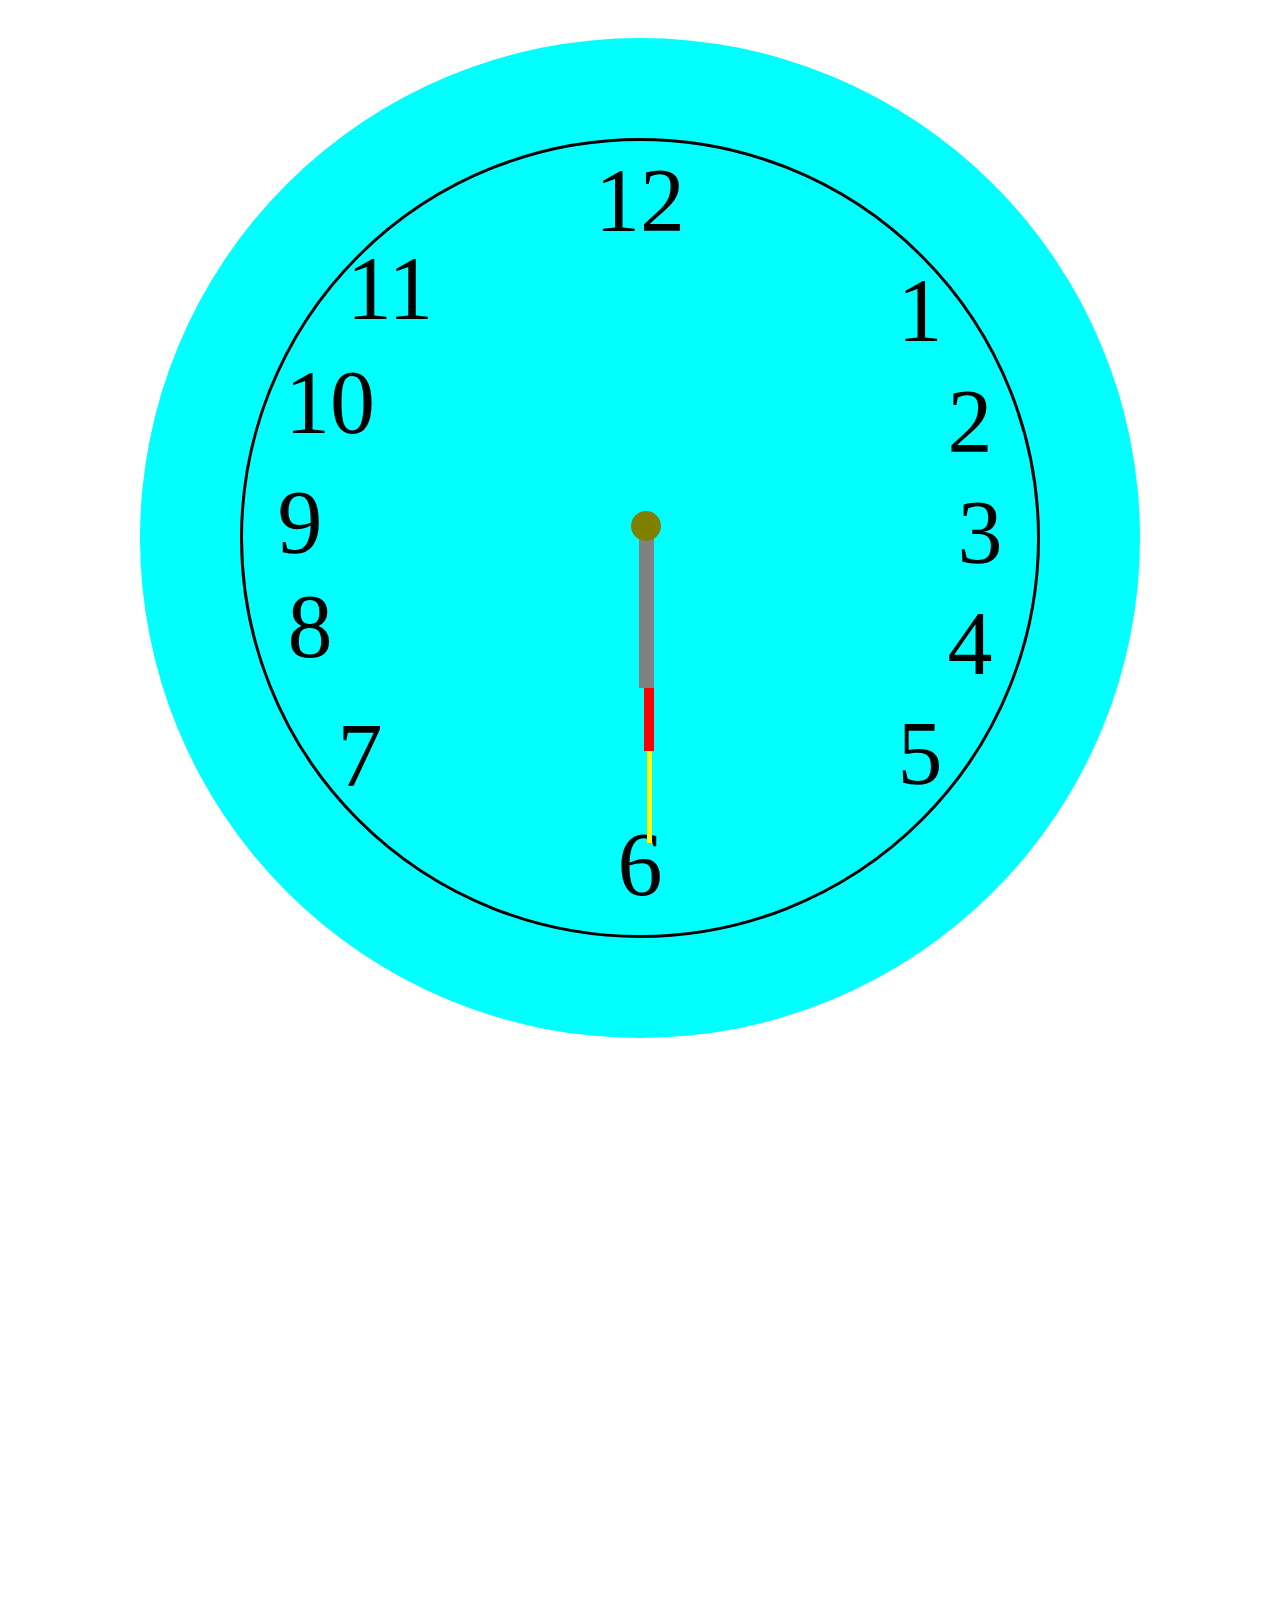
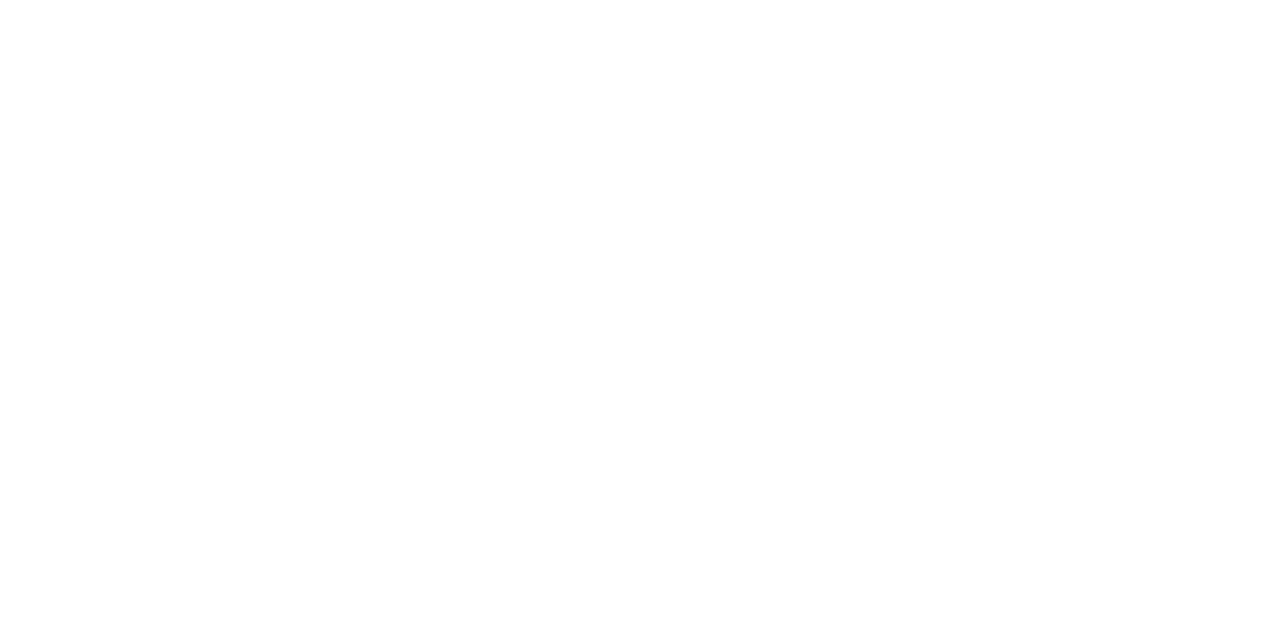
<file: index.html>
<!DOCTYPE html>
<html>
    <head>
        <meta charset="utf-8">
        <meta http-equiv="X-UA-Compatible" content="IE=edge">
        <title></title>
        <meta name="description" content="">
        <meta name="viewport" content="width=device-width, initial-scale=1">
        <link rel="stylesheet" href="clock in complete/css/clock.css">
    </head>
    <body>
        <div class="background">
            <div class="circle">
                <div class="linear">
                     <div class="hour" id = "twelve">12</div>
                     <div class="hour" id = "one">1</div>
                     <div class="hour" id = "two">2</div>
                     <div class="hour" id = "three">3</div>
                     <div class="hour" id = "four">4</div>
                     <div class="hour" id = "five">5</div>
                     <div class="hour" id = "six">6</div>
                     <div class="hour" id = "seven">7</div>
                     <div class="hour" id = "eight">8</div>
                     <div class="hour" id = "nine">9</div>
                     <div class="hour" id = "ten">10</div>
                     <div class="hour" id = "eleven">11</div>
                     <section class="hourline"></section>
                     <section class="minline" ></section>
                     <section class="secline" ></section>
                     <section class="center" ></section>
                </div>
            </div>
        </div>
        
        <script src="" async defer></script>
    </body>
</html>
</file>
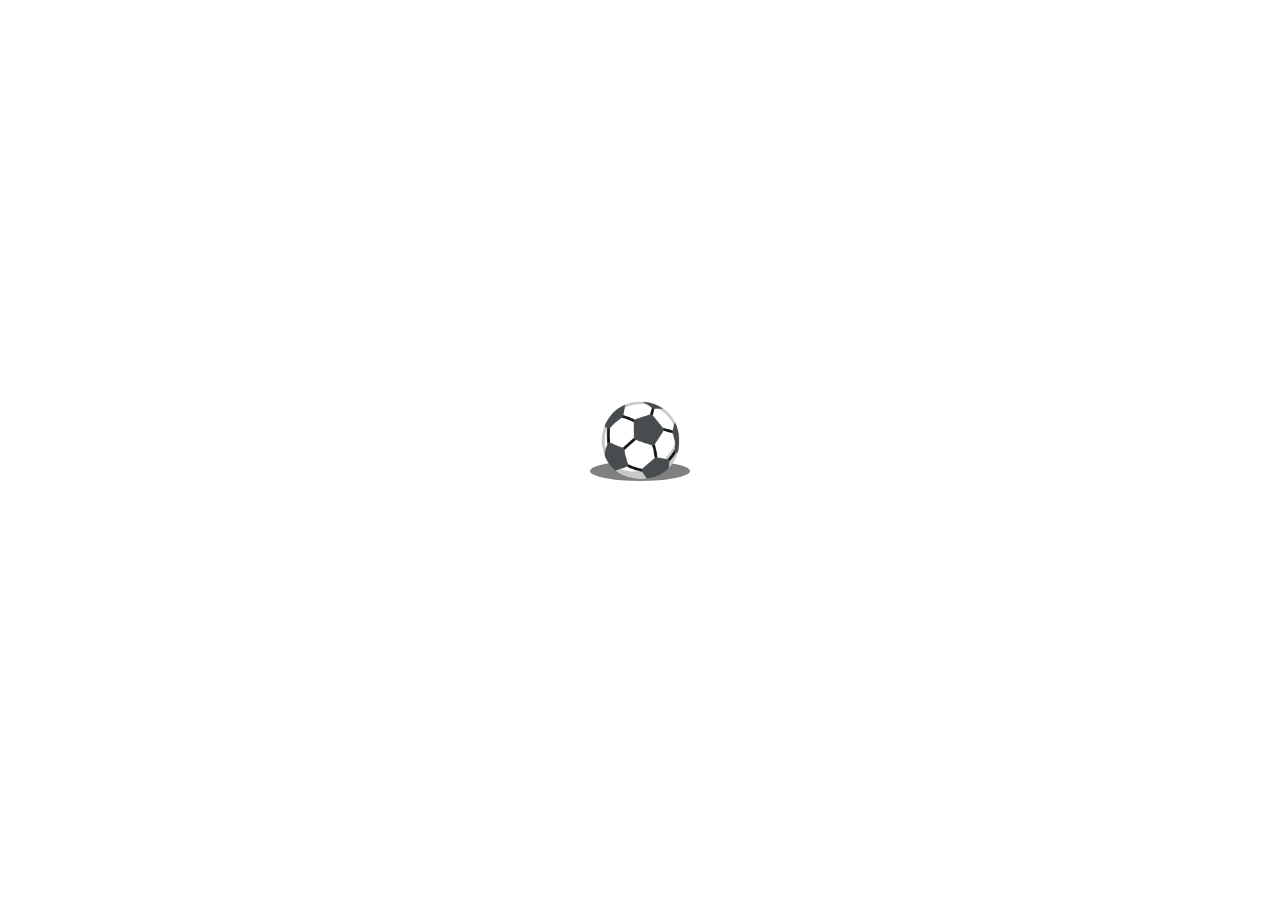
<file: bouncing ball/bouncing_ball.html>
<!-- 19-sept-2024 -->

<!DOCTYPE html>
<html lang="en">
<head>
    <meta charset="UTF-8">
    <meta name="viewport" content="width=device-width, initial-scale=1.0">
    <title>Task - Bouncing ball</title>
    <link rel="stylesheet" href="bouncing_ball.css">
</head>
<body>
    <main>
        <div>⚽</div>
    </main>
    <section></section>
</body>
</html>
</file>
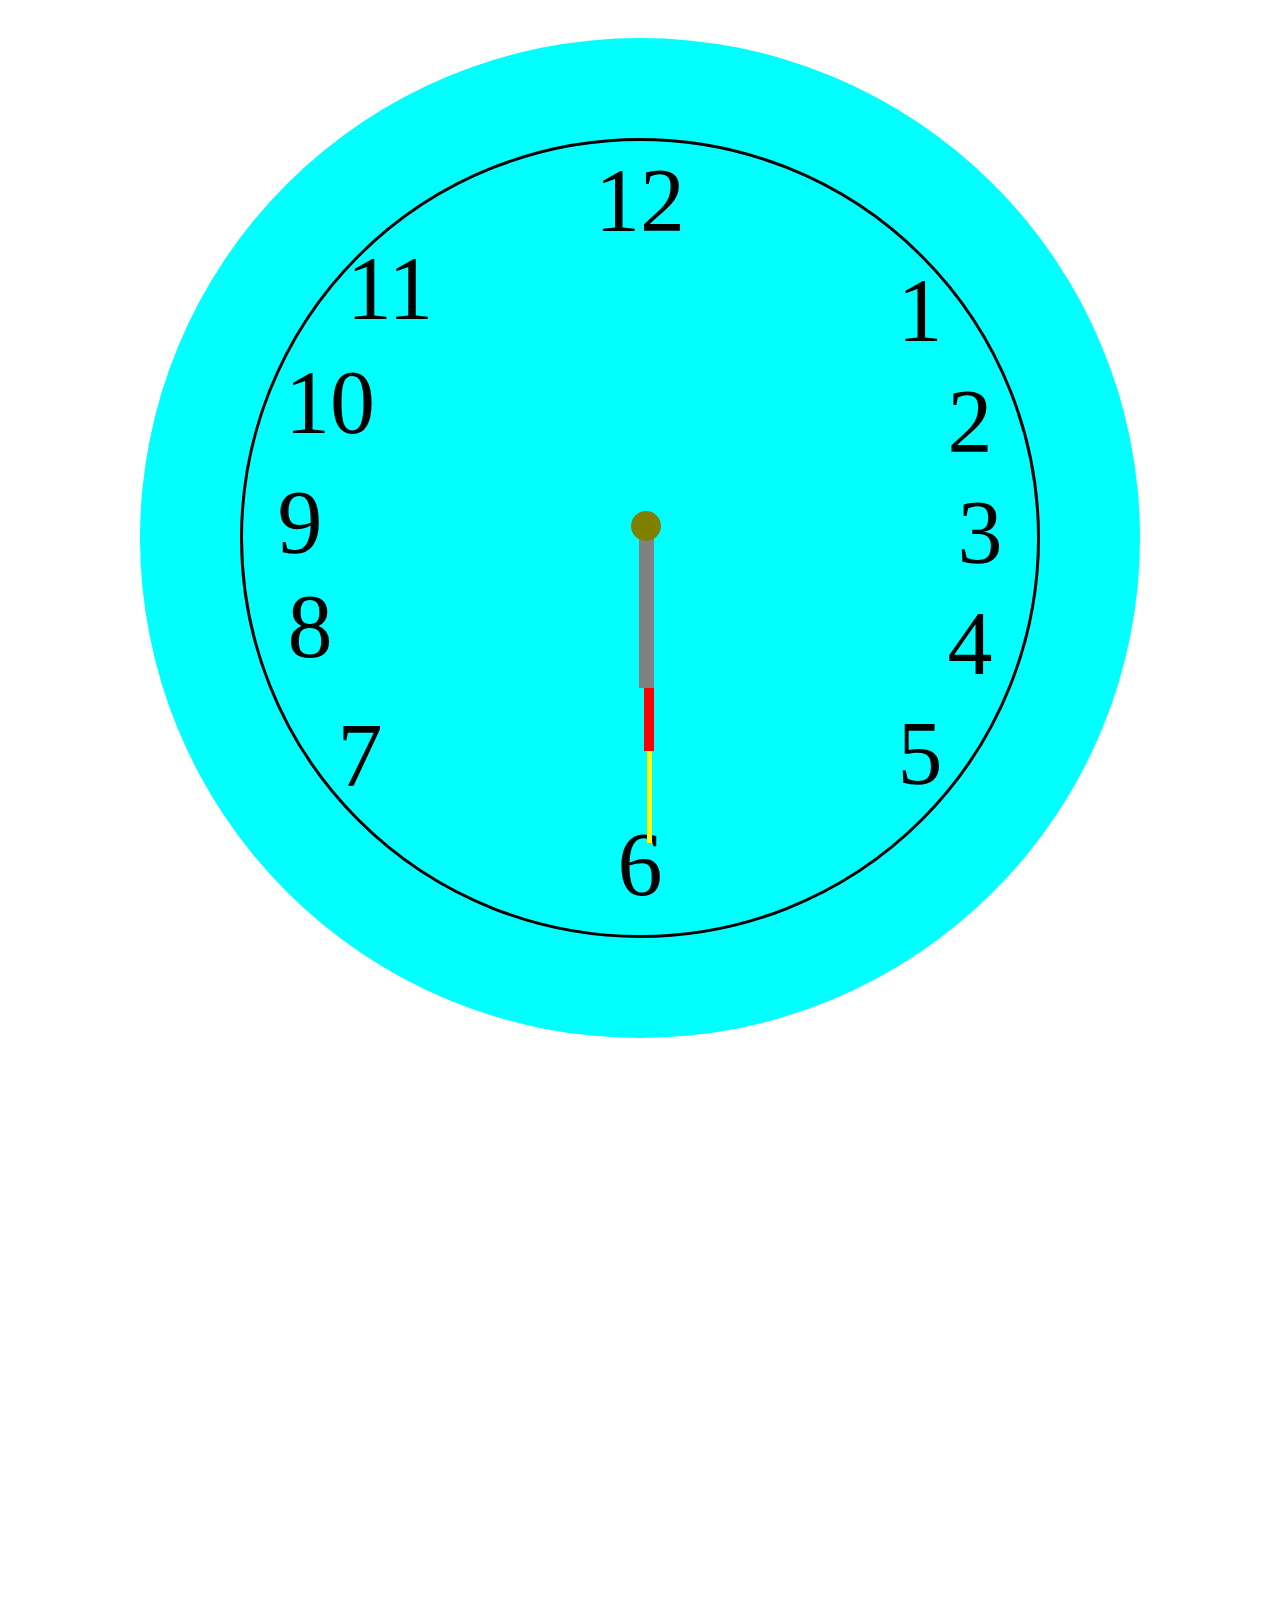
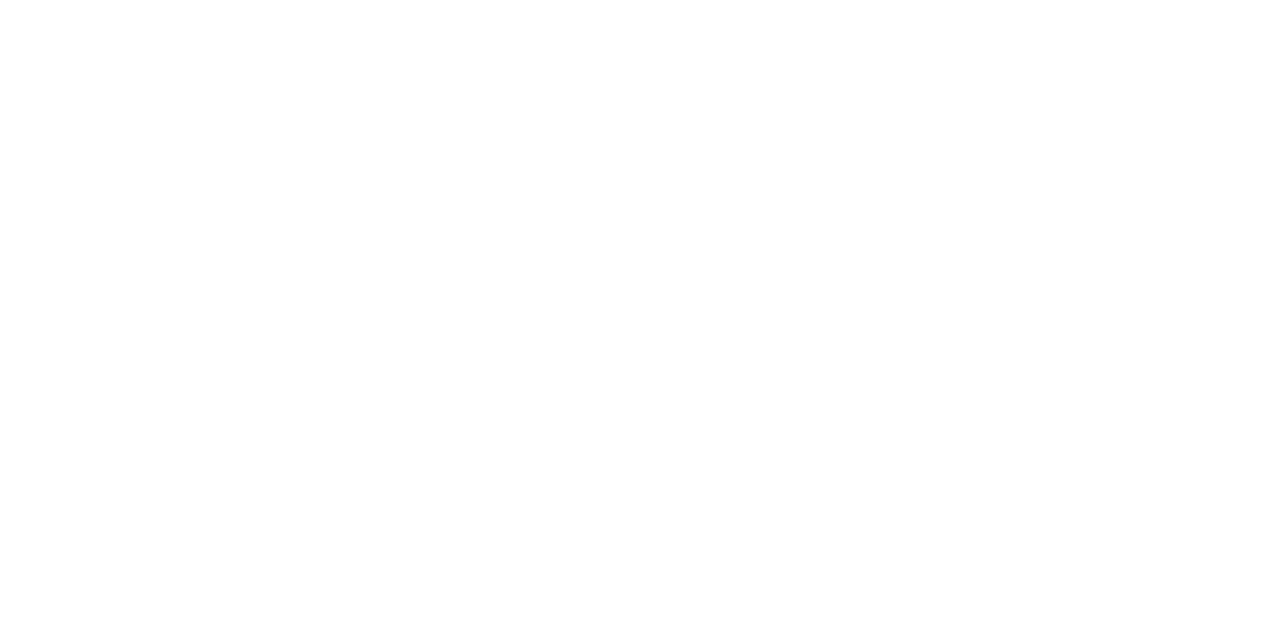
<file: clock in complete/clock.html>
<!DOCTYPE html>
<html>
    <head>
        <meta charset="utf-8">
        <meta http-equiv="X-UA-Compatible" content="IE=edge">
        <title></title>
        <meta name="description" content="">
        <meta name="viewport" content="width=device-width, initial-scale=1">
        <link rel="stylesheet" href="css/clock.css">
    </head>
    <body>
        <div class="background">
            <div class="circle">
                <div class="linear">
                     <div class="hour" id = "twelve">12</div>
                     <div class="hour" id = "one">1</div>
                     <div class="hour" id = "two">2</div>
                     <div class="hour" id = "three">3</div>
                     <div class="hour" id = "four">4</div>
                     <div class="hour" id = "five">5</div>
                     <div class="hour" id = "six">6</div>
                     <div class="hour" id = "seven">7</div>
                     <div class="hour" id = "eight">8</div>
                     <div class="hour" id = "nine">9</div>
                     <div class="hour" id = "ten">10</div>
                     <div class="hour" id = "eleven">11</div>
                     <section class="hourline"></section>
                     <section class="minline" ></section>
                     <section class="secline" ></section>
                     <section class="center" ></section>
                </div>
            </div>
        </div>
        
        <script src="" async defer></script>
    </body>
</html>
</file>
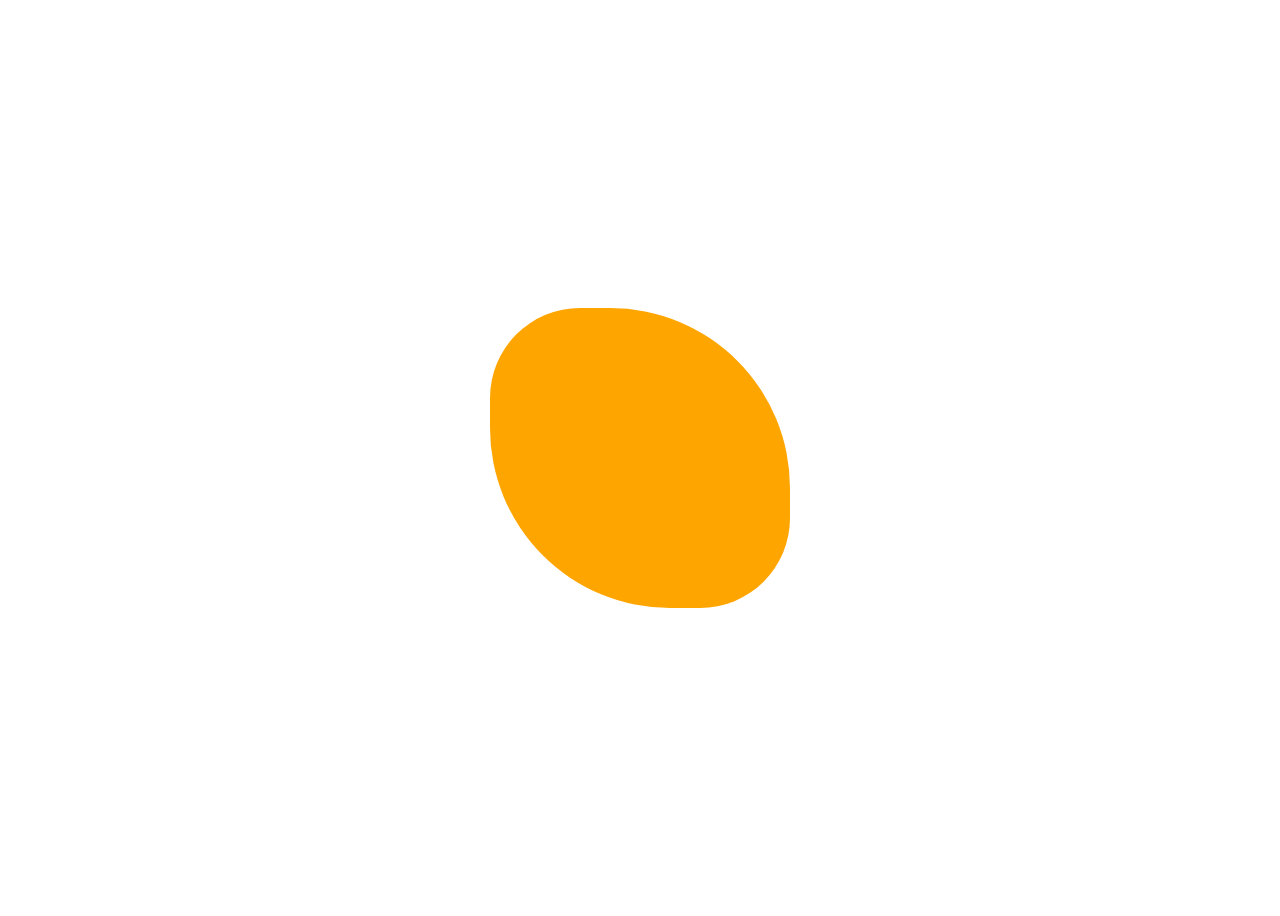
<file: fluid ball/fluid_ball.html>
<!-- 19 - sept - 2024 -->

<!DOCTYPE html>
<html lang="en">
<head>
    <meta charset="UTF-8">
    <meta name="viewport" content="width=device-width, initial-scale=1.0">
    <title>Task - Fluid Ball</title>
    <link rel="stylesheet" href="fluid_ball.css">
</head>
<body>
    <main>
        <div></div>
        <section></section>
    </main>
</body>
</html>
</file>
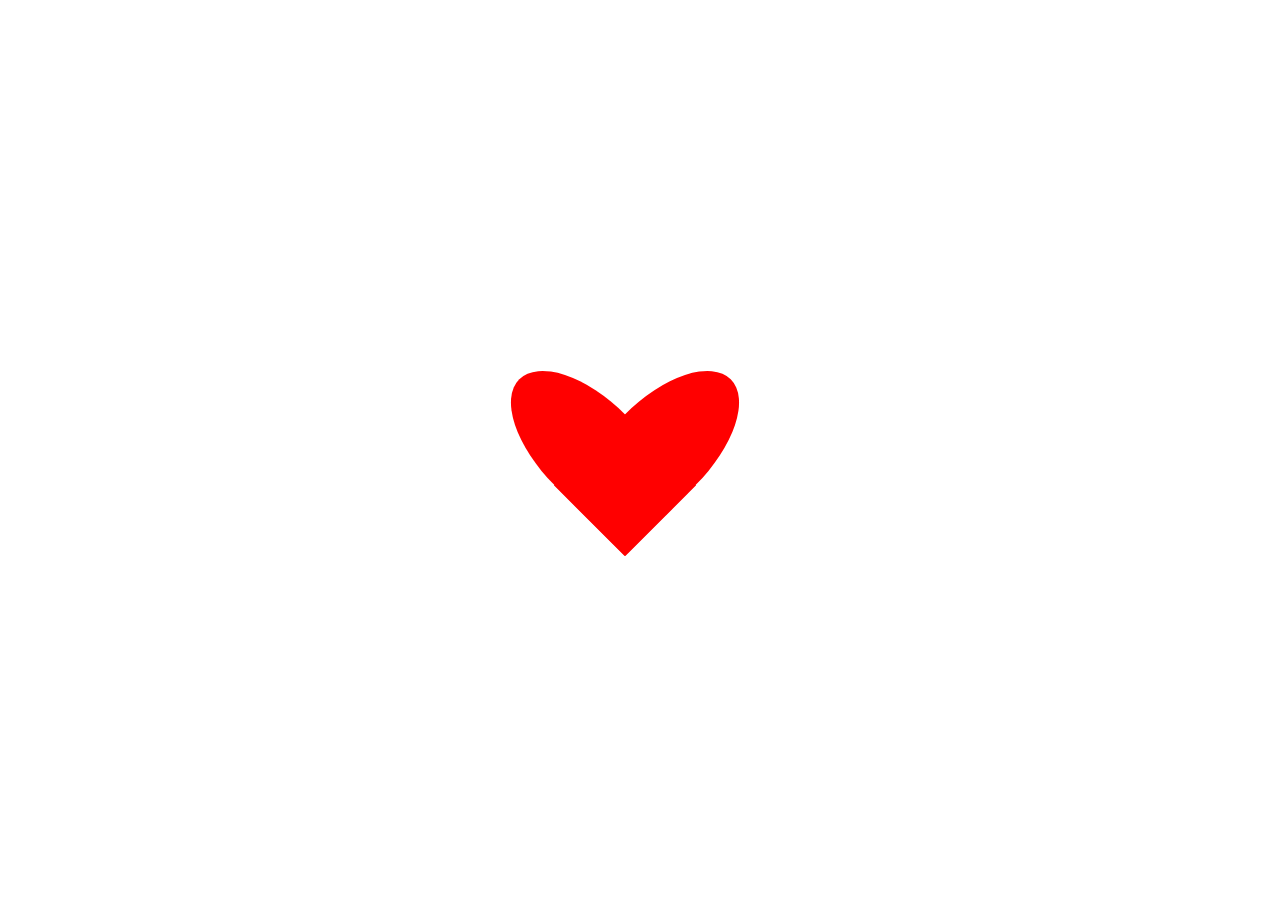
<file: heart/heart.html>
<!DOCTYPE html>
<html>
    <head>
        <meta charset="utf-8">
        <meta http-equiv="X-UA-Compatible" content="IE=edge">
        <title></title>
        <meta name="description" content="">
        <meta name="viewport" content="width=device-width, initial-scale=1">
        <link rel="stylesheet" href="css/heart.css">
    </head>
    <body>
        <main>
        <div class="left"></div>
        <div class="right"></div>
        </main>
    </body>
</html>
</file>
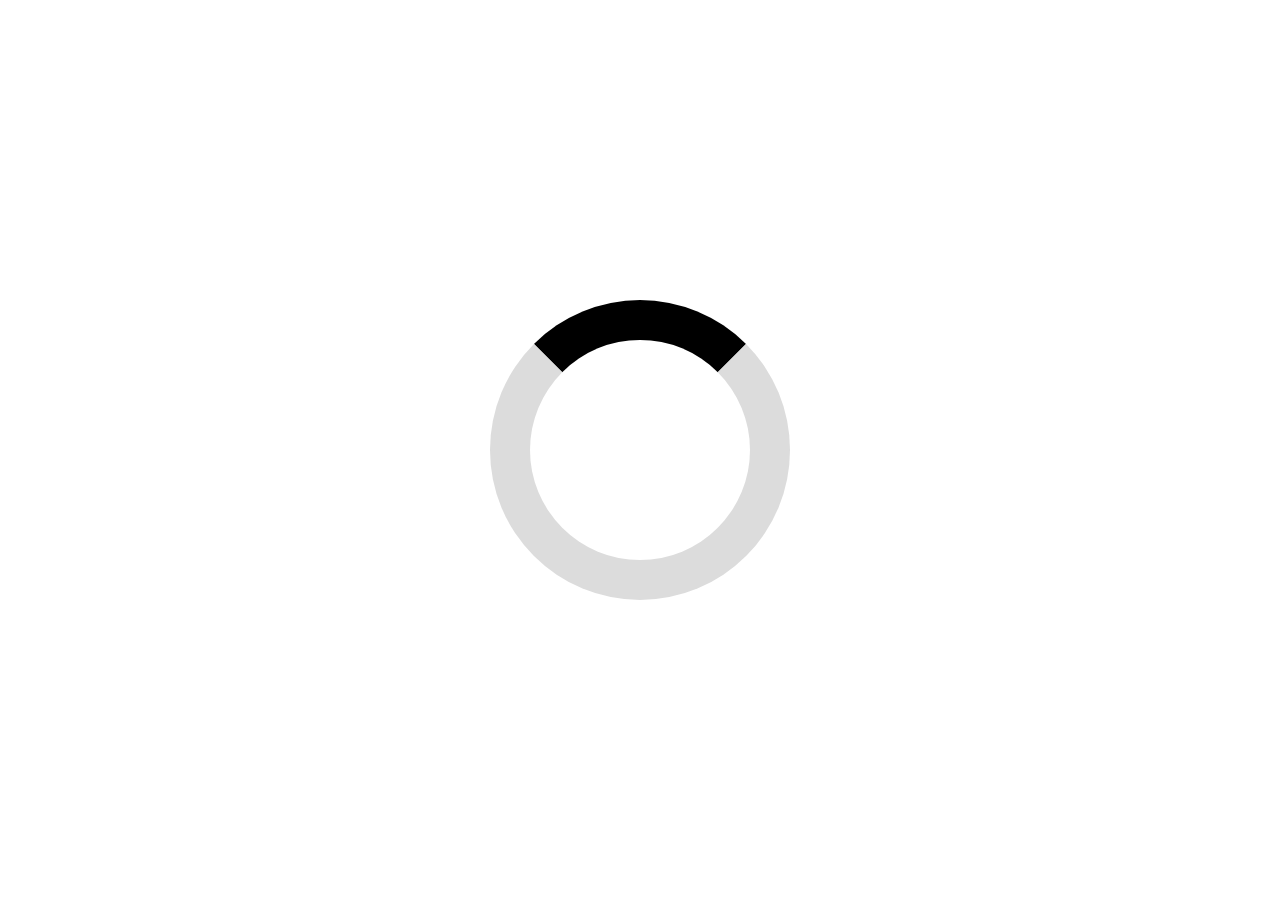
<file: loader/loader.html>
<!DOCTYPE html>
<html>
    <head>
        <meta charset="utf-8">
        <meta http-equiv="X-UA-Compatible" content="IE=edge">
        <title></title>
        <meta name="description" content="">
        <meta name="viewport" content="width=device-width, initial-scale=1">
        <link rel="stylesheet" href="css/loader.css">
    </head>
    <body>
    <div>

    </div>        
        <script src="" async defer></script>
    </body>
</html>
</file>
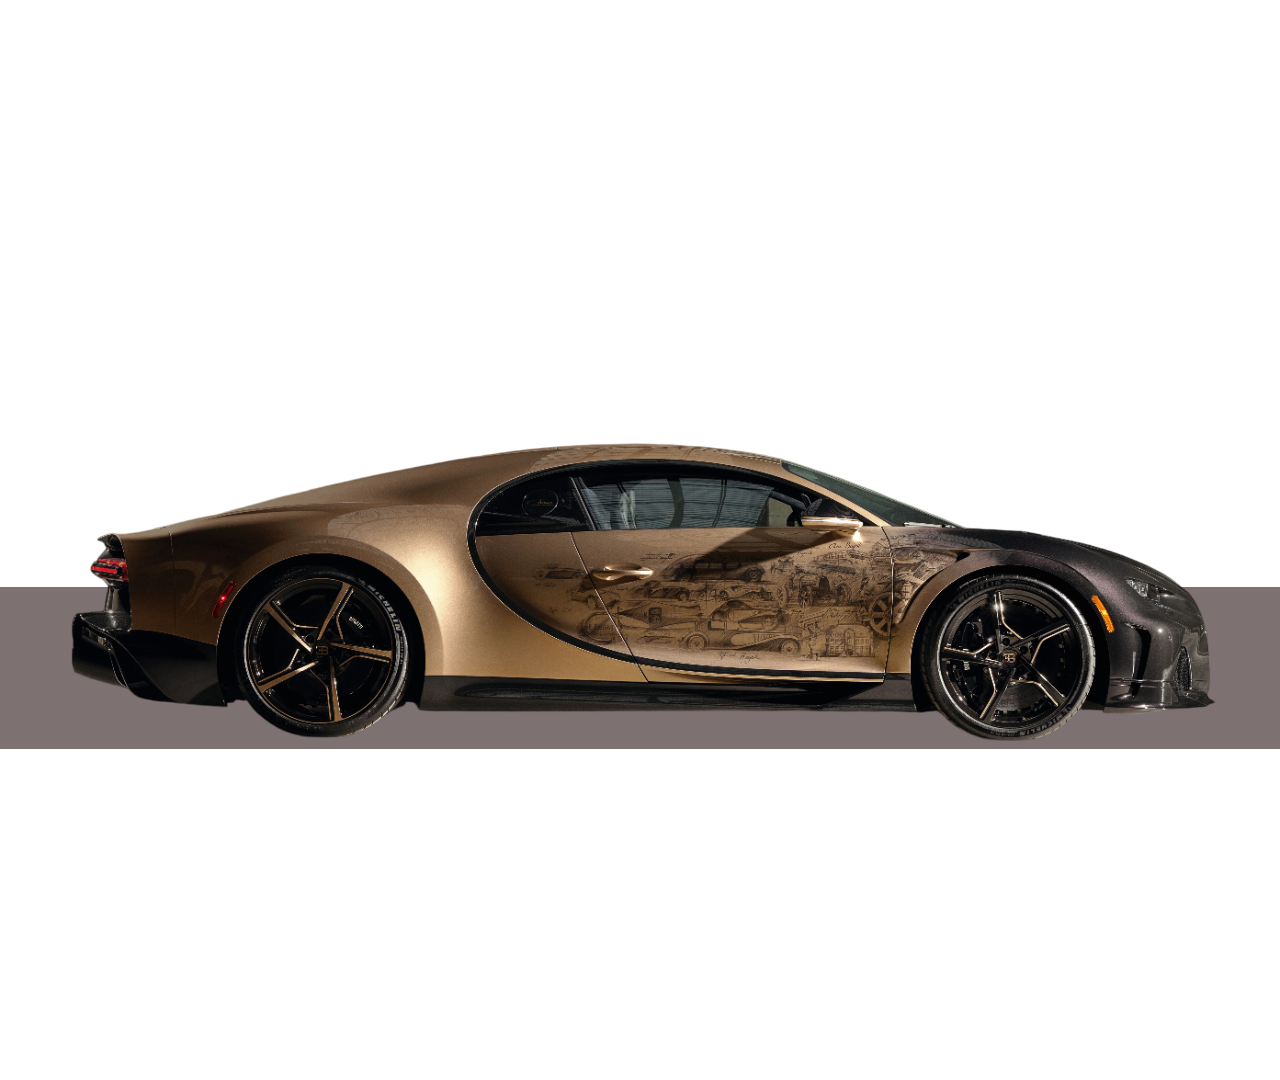
<file: moving car/car.html>
<!DOCTYPE html>
<html>
    <head>
        <meta charset="utf-8">
        <meta http-equiv="X-UA-Compatible" content="IE=edge">
        <title></title>
        <meta name="description" content="">
        <meta name="viewport" content="width=device-width, initial-scale=1">
        <link rel="stylesheet" href="css/car.css">
    </head>
    <body>
        <div>
            <main>
        <img class = "car"   src="img/car.png">
        <img class = "tire1" src="img/tire.png">
        <img class = "tire2" src="img/tire.png">
            </main>
        </div>
        <script src="" async defer></script>
    </body>
</html>
</file>
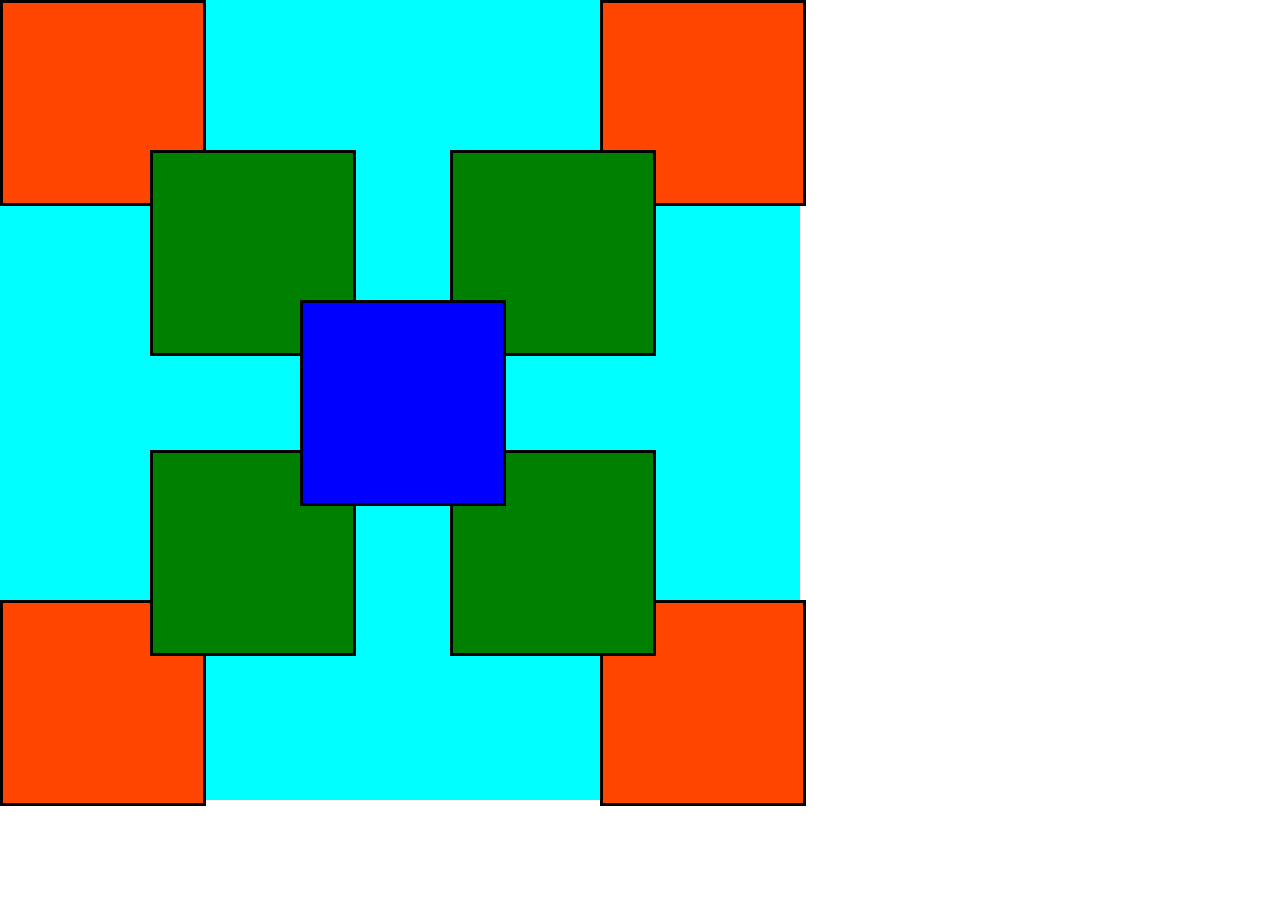
<file: ninesquare/ninesquare.html>
<!DOCTYPE html>
<html>
    <head>
        <meta charset="utf-8">
        <meta http-equiv="X-UA-Compatible" content="IE=edge">
        <title></title>
        <meta name="description" content="">
        <meta name="viewport" content="width=device-width, initial-scale=1">
        <link rel="stylesheet" href="css/ninesquare.css">
    </head>
    <body>
        <main>
        <div class="div1"></div>
        <div class="div2"></div>
        <div class="div3"></div>
        <div class="div4"></div>
        <div class="div5"></div>
        <div class="div6"></div>
        <div class="div7"></div>
        <div class="div8"></div>
        <div class="div9"></div>
        </main>
        <script src="" async defer></script>
    </body>
</html>
</file>
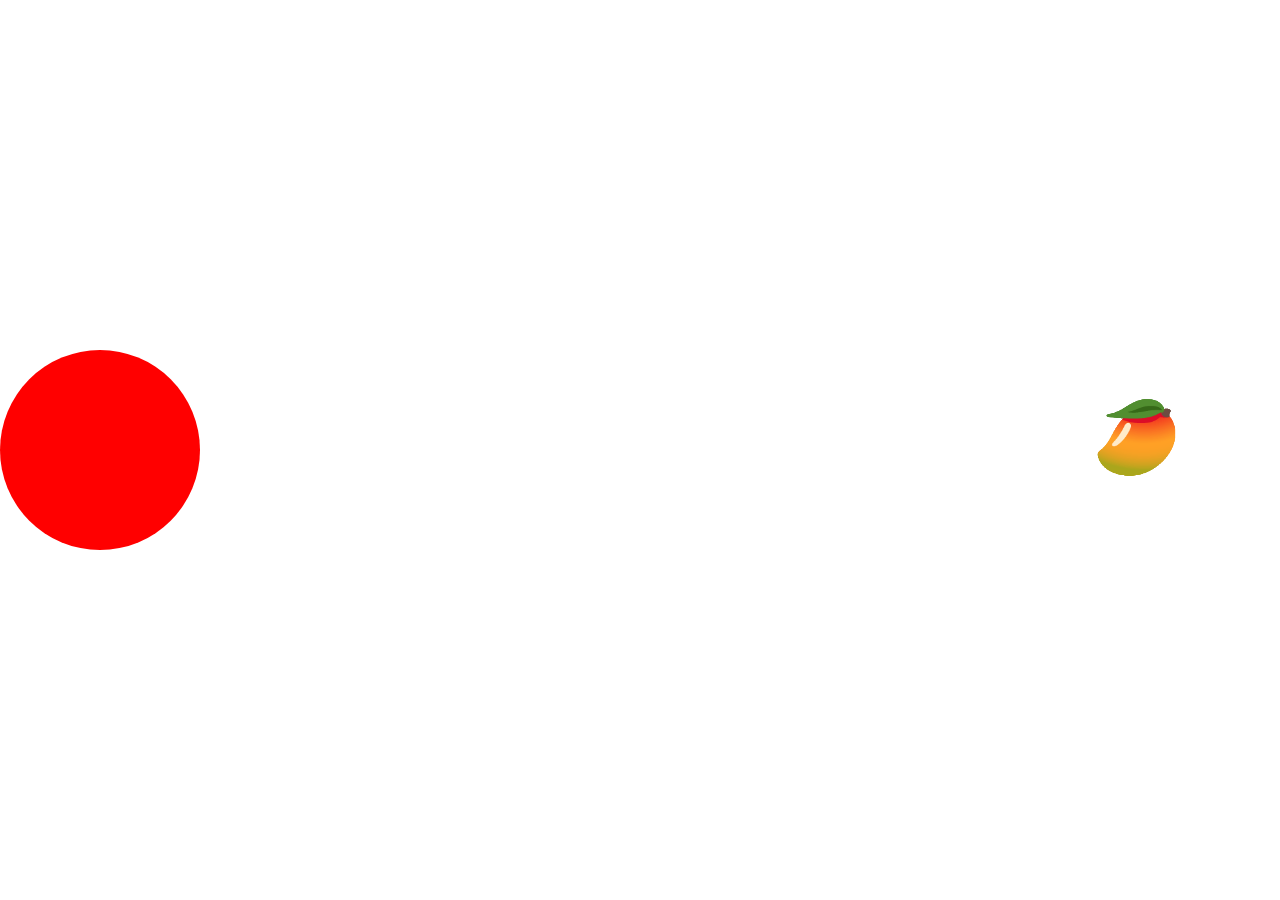
<file: packman/packman.html>
<!DOCTYPE html>
<html>
    <head>
        <meta charset="utf-8">
        <meta http-equiv="X-UA-Compatible" content="IE=edge">
        <title></title>
        <meta name="description" content="">
        <meta name="viewport" content="width=device-width, initial-scale=1">
        <link rel="stylesheet" href="css/packman.css">
    </head>
    <body>
        <main>
            <div class="div1"></div>
            <div class="div2"></div>
        </main>
        <div>
        <p class="fruit1">🥭</p>
        <p class="fruit2">🥭</p>
        <p class="fruit3">🥭</p>
        <p class="fruit4">🥭</p>
        </div>
    </body>
</html>
</file>
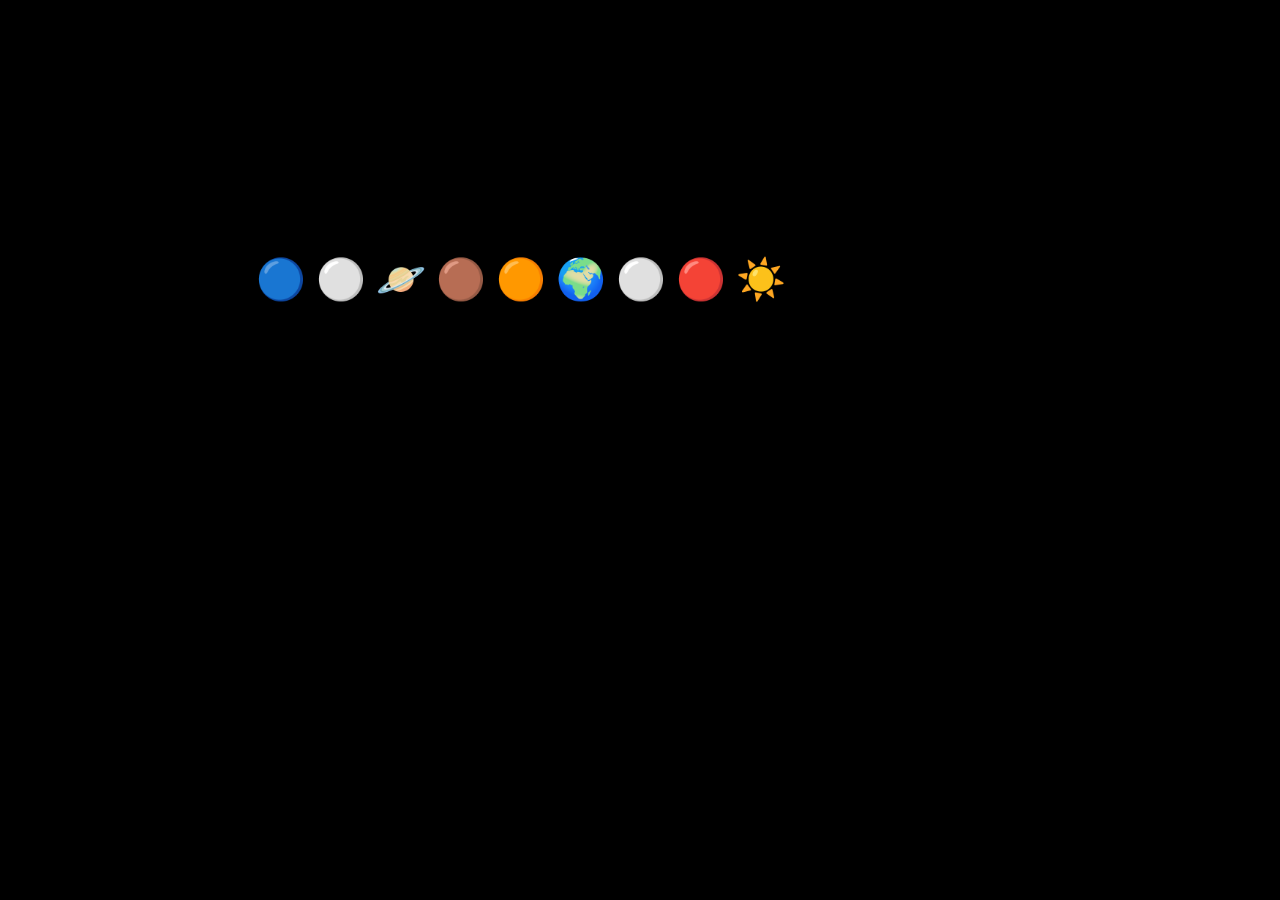
<file: solarsystem/solarsystem.html>
<!DOCTYPE html>
<html>
    <head>
        <meta charset="utf-8">
        <meta http-equiv="X-UA-Compatible" content="IE=edge">
        <title></title>
        <meta name="description" content="">
        <meta name="viewport" content="width=device-width, initial-scale=1">
        <link rel="stylesheet" href="css/solarsystem.css">
    </head>
    <body>
     <div class="space">
        <div class="neptune">🔵 
            <div class="uranus"> ⚪
                <div class="saturn"> 🪐
                    <div class="jupiter"> 🟤
                        <div class="mars"> 🟠
                            <div class="earth">🌍
                                <div class="venus">⚪
                                    <div class="mercury">🔴
                                        <div class="sun">
☀️
                                        </div>
                                    </div>
                                </div>
                            </div>
                        </div>
                    </div>
                </div>
            </div>   
        </div>
    </div>
        <script src="" async defer></script>
    </body>
</html>
</file>
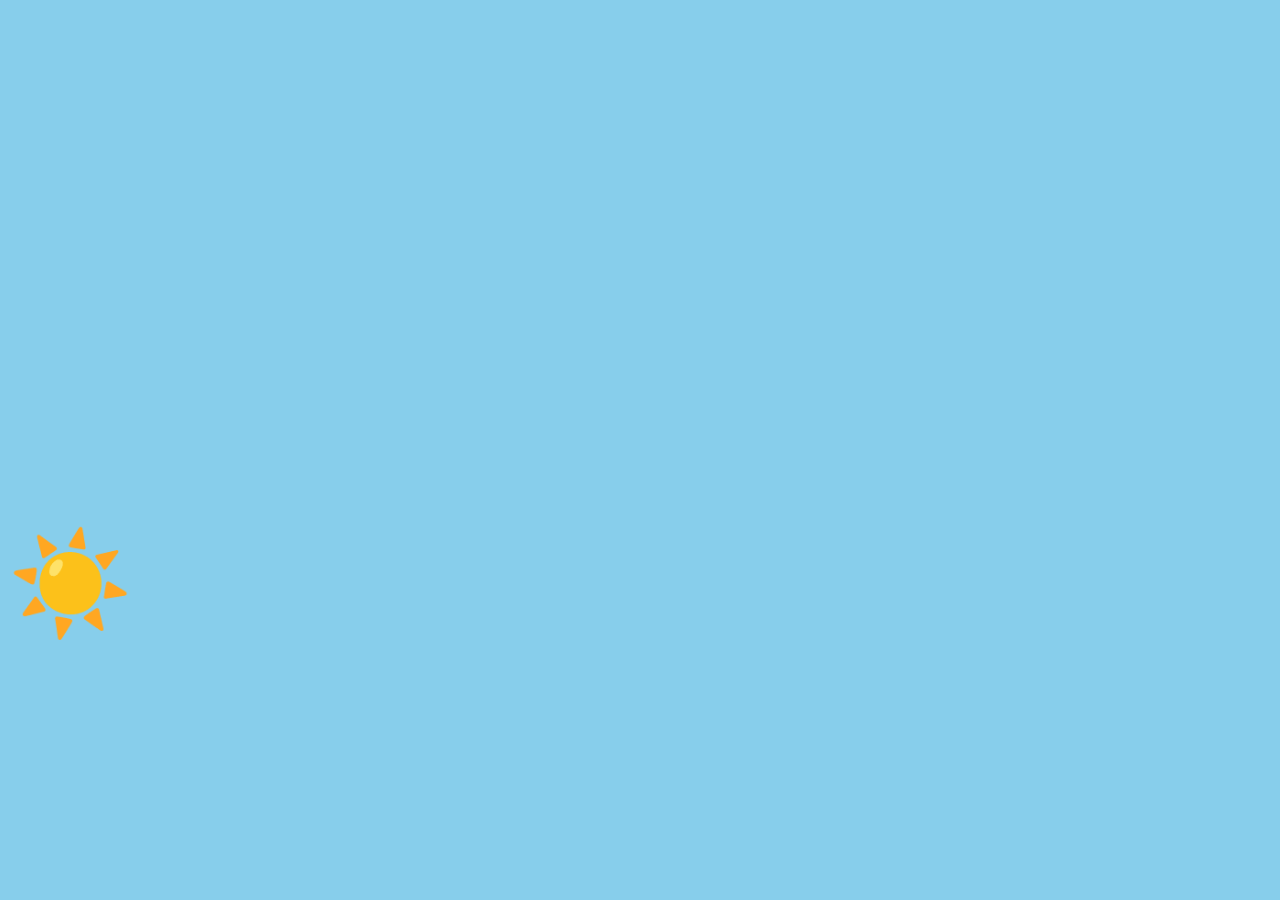
<file: sunrise sunset/sunrise.html>
<!DOCTYPE html>
<html>
    <head>
        <meta charset="utf-8">
        <meta http-equiv="X-UA-Compatible" content="IE=edge">
        <title></title>
        <meta name="description" content="">
        <meta name="viewport" content="width=device-width, initial-scale=1">
        <link rel="stylesheet" href="css/sunrise.css">
    </head>
    <body>
   <div class="line"><div class="sun">☀️</div></div>
        
    </body>
</html>
</file>
<file: clock in complete/css/clock.css>
*{
    margin: 1%;
    padding: 0%;
    box-sizing: border-box;
}
body{
    display: flex;
    justify-content: center;
    align-items: center;
}
.background{
    display: flex;
    justify-content: center;
    align-items: center;
    width: 1000px;
    height: 1000px;
    background-color: aqua;
}
.circle{
   width: 800px;
   height: 800px;
   border-radius: 50% ;
   border: 3px solid black;
}
div{
    display: block;
    position: relative;
    font-size: 90px;
    border-radius: 50% ;
    
}
.linear{
display: block;
text-align: center;
}
.hour{
    position: relative;
}
#one{
    left: 280px;
}
#two{
    left: 330px;
}
#three{
    left: 340px;
}
#four{
    left: 330px;
}
#five{
    left: 280px;
}
#seven{
    right: 280px;
    bottom: 220px;
}
#eight{
    right: 330px;
    bottom: 460px;
}
#nine{
    right: 340px;
    bottom: 675px;
}
#ten{
    right: 310px;
    bottom: 905px;
}
#eleven{
    right: 250px;
    bottom: 1130px;
}
.hourline{
position: relative;
bottom: 950px;
left: 380px;
width: 15px;
height: 160px;
background-color:gray;
z-index: 2;
animation-name: hourline;
animation-duration: 216000s;
animation-timing-function: linear;
animation-direction:normal;
animation-iteration-count: infinite;
transform-origin: top center;
}
 .minline{
    position: relative;
    bottom: 1115px;
    left: 385.5px;
    width: 10px;
    height: 220px;
    background-color:red;
    z-index:1 ;
    animation-name: minline;
    animation-duration: 3600s;
    animation-timing-function: linear;
    animation-direction:normal;
    animation-iteration-count: infinite;
    transform-origin: top center;
    } 

     .secline{
        position: relative;
        bottom: 1340px;
        left: 388px;
        width: 5px;
        height: 310px;
        background-color:yellow;
        z-index:0 ;
        animation-name: secline;
        animation-duration: 60s;
        animation-timing-function: linear;
        animation-direction:normal;
        animation-iteration-count: infinite;
        transform-origin: top center;
        } 
    .center{
        border-radius: 50%;
        width: 30px;
        height: 30px;
        background-color: olive;
        position: relative;
        bottom: 1680px;
        left: 372px;
        z-index: 3;
    }
@keyframes secline{
  100%{
        transform: rotate(360deg);
        
    }
}
@keyframes minline{
    100%{
          transform: rotate(360deg);
      }
  }
  @keyframes hourline{
    100%{
          
          transform: rotate(360deg);
      }
  }
</file>
<file: bouncing ball/bouncing_ball.css>
/* 19 - sept - 2024 */

*{
    padding: 0;
    margin: 0;
}


body{
    display: flex;
    align-items: center;
    justify-content: center;
    height: 100vh;
    flex-direction: column;
}
main{
    display: flex;
    justify-content: center;
    align-items: center;
    font-size: 70px;
    animation-name: jump;
    animation-timing-function: ease-out;
    animation-duration: 1s;
    animation-direction: alternate;
    animation-iteration-count: infinite;
}
div{
    display: flex;
    /* justify-items: center; */
    justify-content: center;
    align-items: center;
    animation-name: ball;
    animation-duration: 1s;
    animation-iteration-count: infinite;
    animation-timing-function: linear;
}
@keyframes ball{
    from{}
    to{
        transform: rotate(360deg);
    }
}
section{
    position: relative;
    bottom: 20px;
    z-index: -1;
    width: 100px;
    height: 20px;
    background-color: gray;
    border-radius: 50%;
    animation-name: shadow;
    animation-duration: 1s;
    animation-iteration-count: infinite;
    animation-timing-function: ease-out;
    animation-direction: alternate;
}
@keyframes jump{
    from{}
    to{
        transform: translate(0,-200px) rotate(360deg);
    }
}
@keyframes shadow{
    from{}
    to{
        width: 0px;
        height: 0px;
    }
}
</file>
<file: fluid ball/fluid_ball.css>
/* 19 - sept - 2024 */

body{
    display: flex;
    height: 100vh;
    align-items: center;
    justify-content: center;
}
div{
    height: 300px;
    width: 300px;
    background-color: orange;
    border-radius: 30% 60% 30% 60%;
    animation-name: fluidball;
    animation-duration:3s ;
    animation-timing-function: linear;
    animation-iteration-count: infinite;

}
@keyframes fluidball{
    25%{
            transform: rotate(45deg);
            border-radius: 60% 30% 60% 30%;

        }
    50%{
        transform: rotate(90deg);
        border-radius: 30% 60% 30% 60%;
    }
    75%{
        transform: rotate(135deg);
        border-radius: 60% 30% 60% 30%;
    }
    100%{
        transform: rotate(180deg);
        border-radius: 30% 60% 30% 60%;
    }
}
</file>
<file: heart/css/heart.css>
*{
    padding: 0%;
    margin: 0%;
    box-sizing: border-box;
}
body{
    height: 100vh;
    display: flex;
    justify-content: center;
    align-items: center;
}
main{
    width: 200px;
    height: 200px;
    display: flex;
    animation-name:heart ;
    animation-duration:0.2s ;
    animation-timing-function:ease-in-out ;
    animation-iteration-count:infinite ;
    animation-direction: alternate;
}
@keyframes heart {
    from{
        transform: scale(0.8);
    }
    to{
        transform: scale(1.5);
    }
}
.left,
.right{
    width: 50%;
    height: 100%;
    background-color: red;
    border-radius: 50% 50% 0% 0%;
}
.right{
    transform: rotate(45deg);
    position: relative;
    left: -30px;
}
.left{
    transform: rotate(-45deg);
}
</file>
<file: loader/css/loader.css>
*
{
    margin: 0%;
    padding: 0%;
    box-sizing: border-box;
}
body{
    height: 100vh;
    display: flex;
    justify-content: center;
    align-items: center;
}
div{
    width: 300px;
    height: 300px;
    border: 40px solid gainsboro;
    border-radius: 50%;
    border-top:40px solid black; 
    animation-name: loader;
    animation-duration: 1s;
    animation-iteration-count: infinite;
    animation-timing-function: linear;
}
@keyframes loader {
    from{

    }
    to{
        transform: rotate(360deg);
    }
    
}
</file>
<file: moving car/css/car.css>
*{
    margin: 0%;
    padding: 0%;
    box-sizing: border-box;
}
body{
    height: 120vh;
    display: flex;
    justify-content: center;
    align-items: center;
}
div{
    margin-top: 20%;
    display: flex;
    background-color: rgb(126, 113, 113);
    width: 100%;
    height: 15%;
    align-items: center;
    justify-content: left;
}
.tire1,.tire2{
    position: relative;
    width: 180px;

}
.tire1{
   
    left: -1050px;
    top:-120px;

}
.tire2{
   
    left: -550px;
    top:-110px;
}
main:hover{
    transform:translate(4000px);
    transition-duration: 5s;
    transition-timing-function:ease-in-out;
}

.tire1 {
    /* position: absolute; */
    animation: wheelanimation linear .6s infinite;
}

/* Rotation of the wheels */
@keyframes wheelanimation {
    100% {
        transform: rotate(360deg);
    } 


    
    
}

/* .wheel:hover{
    visibility: visible;
}  */
.tire2 {
    /* position: absolute; */
    animation: wheelanimation2 linear .6s infinite;
}


@keyframes wheelanimation2 {
    100% {
        transform: rotate(360deg);
    }
}

.line{
    display: inline;
    background-color:black;
    width: 100px;
    height: 20px;
}
</file>
<file: ninesquare/css/ninesquare.css>
body{
    margin: 0%;
    padding: 0%;
    box-sizing: border-box;
}
div{
    position: fixed;
    width: 200px;
    height: 200px;
    border: 3px solid black;
    background-color:orangered;
    
}
.div2{
    
    top:150px;
    left: 150px;
    background-color: green;
    z-index: 1;
}
.div3{
    top: 300px;
    left: 300px;
    background-color: blue;
    z-index: 2;
}
.div4{
    top:150px;
    left: 450px;
    background-color: green;
    z-index: 1;
}
.div5{
    left:600px;
    top: 0px;
    background-color: orangered;
}
.div6{
    left: 150px;
    top:450px;
    background-color:green;
    z-index: 1;
}
.div7{
    top:600px;
}
.div8{
    top:600px;
    left: 600px;
    
}
.div9{
    top:450px;
    left: 450px;
    background-color: green;
    z-index: 1;
}

main{
    width: 800px;
    height: 800px;
    background-color: aqua;
}
</file>
<file: packman/css/packman.css>
*{
    padding:0%;
    margin: 0%;
    box-sizing: border-box;
}
body
{
    height: 100vh;
    display: flex;
    justify-content: space-between;
    align-items: center;
}
main
{
    z-index: 10;
}
.div1
{
    width: 200px;
    height: 100px;
    background-color: red;
    border-radius: 100px 100px 0 0;
    animation-name: div1;
    animation-duration: 0.25s;
    animation-iteration-count: infinite;
    animation-direction: alternate;    
}
@keyframes div1 
{
    from
    {
    }
    to
    {
        transform:rotate(-30deg);
    }
}
.div2
{
    width: 200px;
    height: 100px;
    background-color: red;
    border-radius:0 0 100px 100px;
    animation-name: div2;
    animation-duration: 0.25s;
    animation-iteration-count: infinite;
    animation-direction: alternate;
}
@keyframes div2 
{
    from
    {
    }
    to
    {
        transform:rotate(30deg);
    }
}
p
{
    font-size: 70px;
    position:absolute;
    top: 44%;
    right: 100px;
}
.fruit1{
    animation-name: fruit1 ;
    animation-duration: 2s ;
    animation-timing-function: linear;
    animation-iteration-count: infinite;
}
@keyframes fruit1 {
    from{
    }
    to{
        transform:translate(-1700px);
    }
}
.fruit2{
    animation-name: fruit2 ;
    animation-duration: 2s ;
    animation-timing-function: linear;
    animation-delay: 0.5s;
    animation-iteration-count: infinite;
}
@keyframes fruit2 {
    from{
    }
    to{
        transform:translate(-1700px);
    }
}
.fruit3{
    animation-name: fruit3 ;
    animation-duration: 2s ;
    animation-delay: 1s;
    animation-timing-function: linear;
    animation-iteration-count: infinite;
}
@keyframes fruit3 {
    from{
    }
    to{
        transform:translate(-1700px);
    }
}
.fruit4{
    animation-name: fruit4 ;
    animation-duration: 2s ;
    animation-timing-function: linear;
    animation-iteration-count: infinite;
    animation-delay: 1.5s;
}
@keyframes fruit4{
    from{

    }
    to{
        transform:translate(-1700px);
    }
}
</file>
<file: solarsystem/css/solarsystem.css>
*{
    margin: 0%;
    padding: 0%;
    box-sizing: border-box;
}
body{
    margin: 20%;
    background-color: black; 
}

div{
    display: flex;
    justify-content: space-evenly;
    position:static;
    display: inline-block;
    font-size: 40px;
}

.sun{
    animation-name: sun;
    animation-duration: 5s;
    animation-timing-function: linear;
    animation-iteration-count: infinite;
    animation-direction:normal;
}
@keyframes sun {
    from{}
    to{
       transform: rotate(360deg);
    }   
}
.mercury{
    animation-name: mercury;
    animation-duration: 5s;
    animation-timing-function: linear;
    animation-iteration-count: infinite;
    animation-direction: normal;
}
@keyframes mercury{
    from{}
    to{
       transform: rotate(360deg);
    }   
}
.venus{
    animation-name: venus;
    animation-duration: 5s;
    animation-timing-function: linear;
    animation-iteration-count: infinite;
    animation-direction: normal;
}
@keyframes venus {
    from{}
    to{
       transform: rotate(360deg);
    }   
}
.earth{
    animation-name: earth;
    animation-duration: 5s;
    animation-timing-function: linear;
    animation-iteration-count: infinite;
    animation-direction: normal;
}
@keyframes earth {
    from{}
    to{
       transform: rotate(360deg);
    }   
}
.mars{
    animation-name: mars;
    animation-duration: 5s;
    animation-timing-function: linear;
    animation-iteration-count: infinite;
    animation-direction: normal;
}
@keyframes mars{
    from{}
    to{
       transform: rotate(360deg);
    }   
}
.jupiter{
    animation-name: jupiter;
    animation-duration: 5s;
    animation-timing-function: linear;
    animation-iteration-count: infinite;
    animation-direction: normal;
}
@keyframes jupiter {
    from{}
    to{
       transform: rotate(360deg);
    }   
}
.saturn{
    animation-name: saturn;
    animation-duration: 5s;
    animation-timing-function: linear;
    animation-iteration-count: infinite;
    animation-direction: normal;
}
@keyframes saturn {
    from{}
    to{
       transform: rotate(360deg);
    }   
}
.uranus{
    animation-name: uranus;
    animation-duration: 5s;
    animation-timing-function: linear;
    animation-iteration-count: infinite;
    animation-direction: normal;
}
@keyframes uranus {
    from{}
    to{
       transform: rotate(360deg);
    }   
}
.neptune{
    animation-name: neptune;
    animation-duration: 5s;
    animation-timing-function: linear;
    animation-iteration-count: infinite;
    animation-direction: normal;
}
@keyframes neptune {
    from{}
    to{
       transform: rotate(360deg);
    }   
}
</file>
<file: sunrise sunset/css/sunrise.css>
body{
    background-color: skyblue;
}
.sun{
    font-size: 100px;
}
.line{
    position: fixed;
    top:525px;
    width: 80%;
}
.line:hover
{
    transform: rotate(360deg);
    transition-duration: 5s;
    transition-timing-function: linear;
}
</file>
